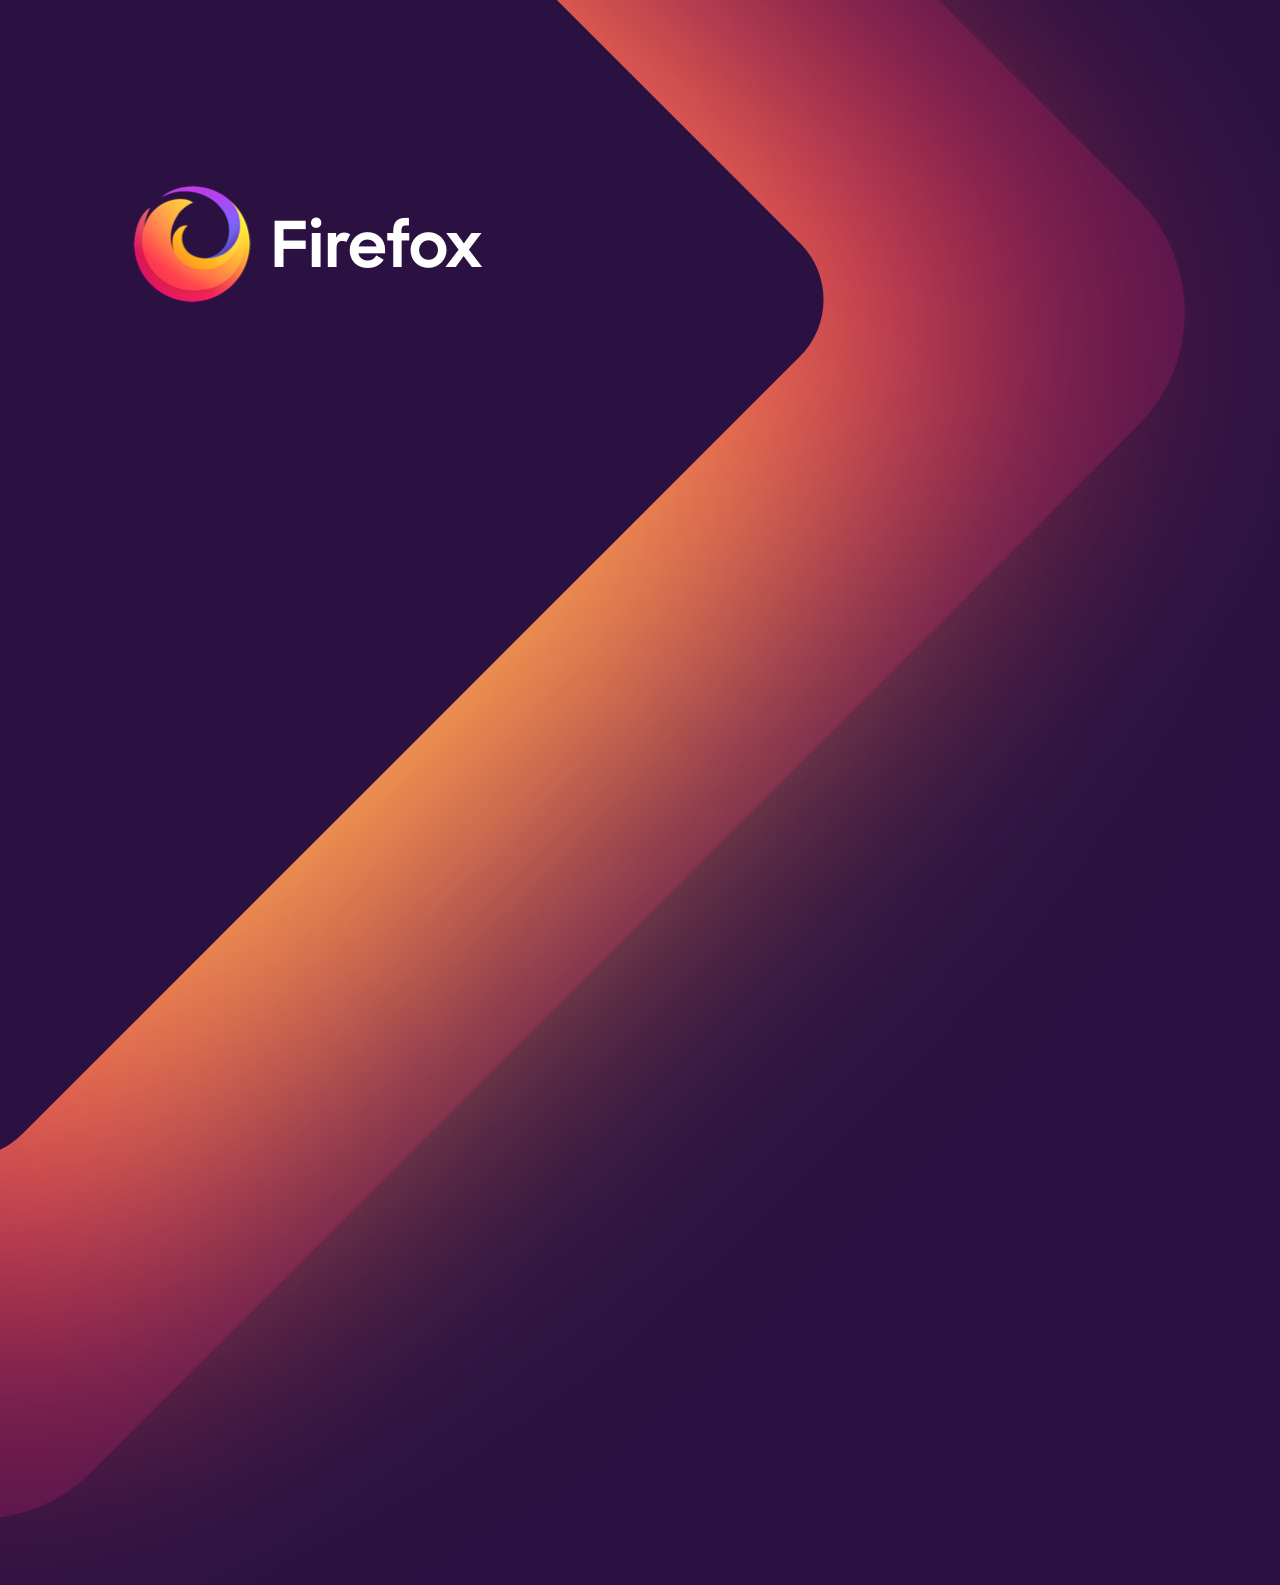
<file: docs/no-clock/index.html>
<!DOCTYPE html>
<html>
    <head>
        <meta charset="utf-8">
        <title>New Tab</title>
        <meta name="description" content="Firefox Brand style new tab with clock and date.">
        <meta name="viewport" content="width=device-width, initial-scale=1">
        <link rel="stylesheet" href="./index.css">
    </head>
    <body>
        <div class="box">
            <div class="box-top"></div>
            <div class="box-inner2">
                <div class="box-inner1"></div>
            </div>
        </div>
        <div class="text-container">
            <img src="../logo.png" alt="Firefox Logo" class="logo">
        </div>
    </body>
</html>
</file>
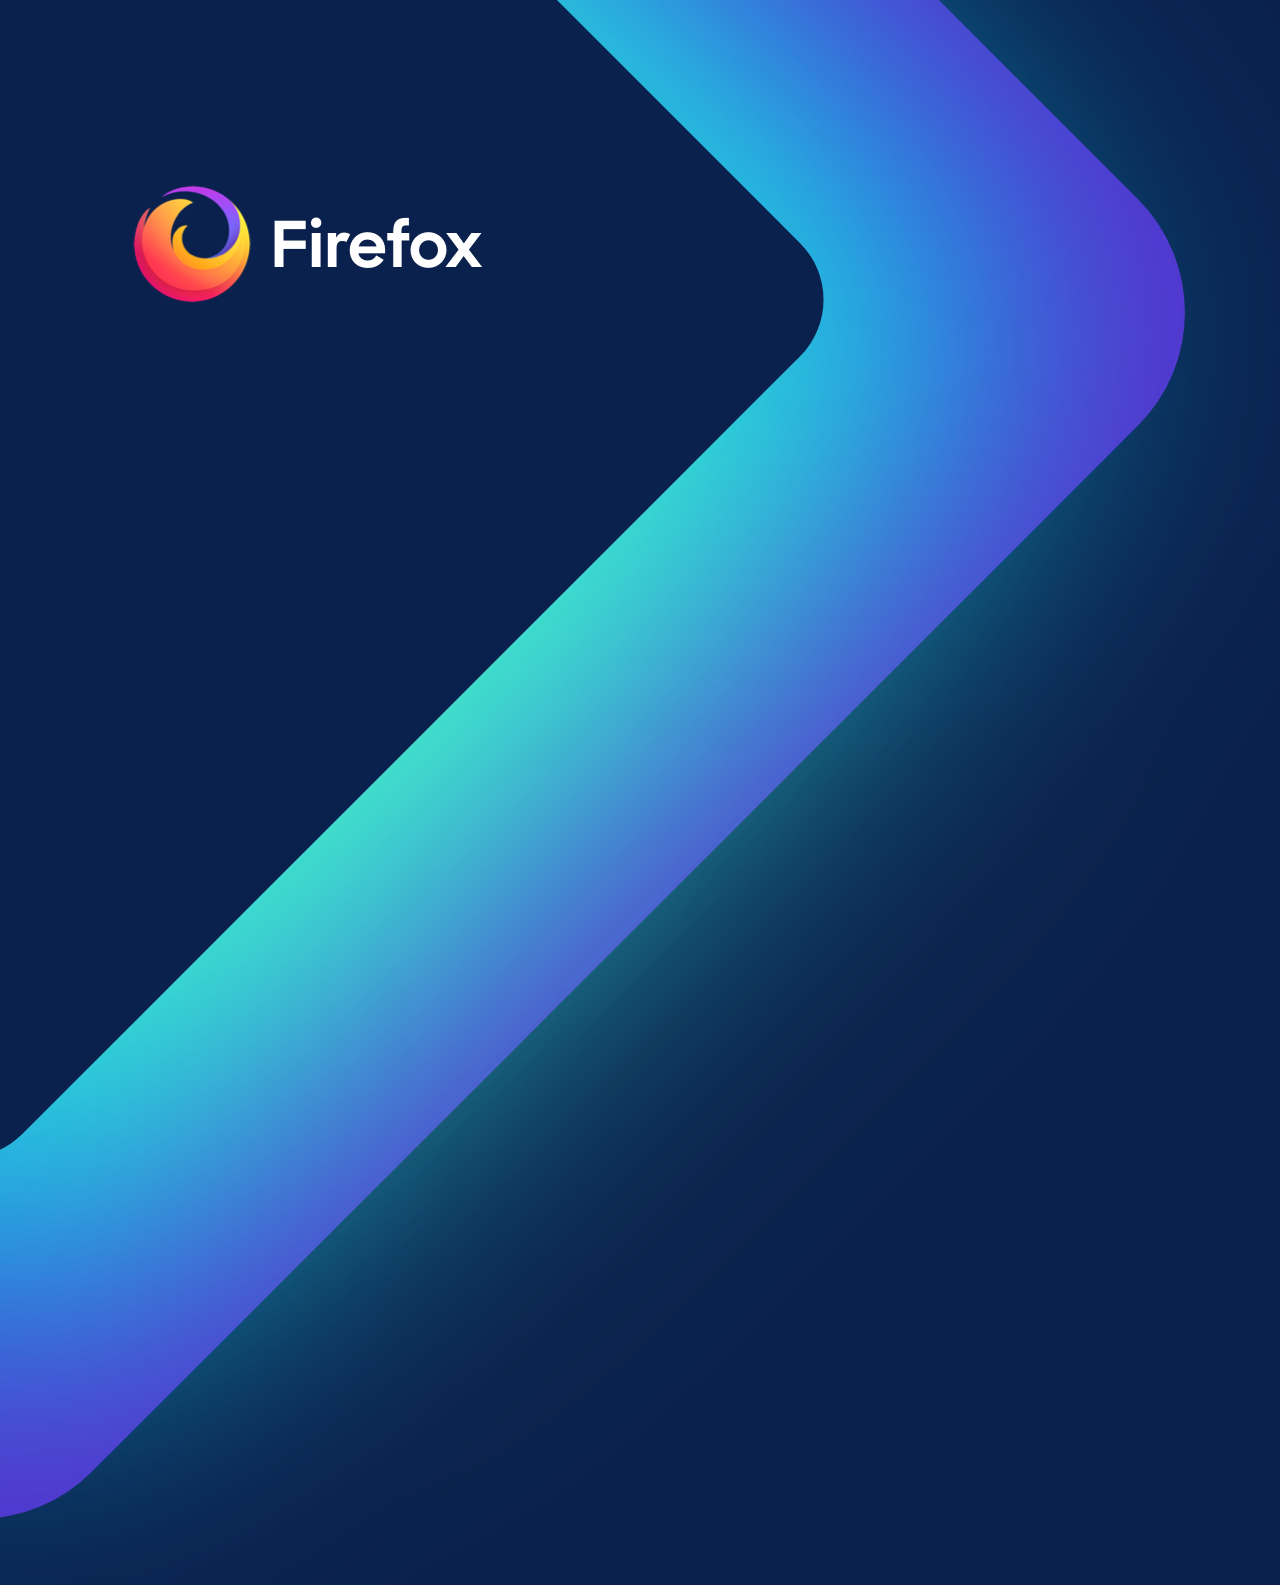
<file: docs/nightly/no-clock/index.html>
<!DOCTYPE html>
<html>
    <head>
        <meta charset="utf-8">
        <title>New Tab</title>
        <meta name="description" content="Firefox Brand style new tab with clock and date.">
        <meta name="viewport" content="width=device-width, initial-scale=1">
        <link rel="stylesheet" href="../../index.css">
        <link rel="stylesheet" href="../nightly-color.css">
    </head>
    <body>
        <div class="box">
            <div class="box-top"></div>
            <div class="box-inner2">
                <div class="box-inner1"></div>
            </div>
        </div>
        <div class="text-container">
            <img src="../../logo.png" alt="Firefox Logo" class="logo">
        </div>
    </body>
</html>
</file>
<file: docs/no-clock/index.css>
:root {
    --bg-color: #2B1141;
    --gradient1: #FFBD4F;
    --gradient2: #E02950;
    --gradient3: #50134C;
    --text-color: #ffffff;
}

body {
    background: var(--bg-color);
    overflow: hidden;
    margin: 0;
    padding: 0;
}

.box {
    z-index: -99999;
    background: var(--gradient3);
    /*background: radial-gradient(ellipse, var(--gradient1) 10%, var(--gradient2) 50%, var(--gradient3) 60%); */
    position: absolute;
    display: flex;
    justify-content: center;
    align-items: center;
    margin: 0%;
    width: 150%;
    height: 200%;
    right: 30%;
    bottom: -30%;
    border-radius: 10rem;
    transform: rotate(45deg);
}

.box-inner2 {
    display: flex;
    justify-content: center;
    align-items: center;
    height: 87%;
    width: 90%;
    border-radius: 10rem;
    background: var(--gradient2);
    filter: blur(150px);
}

.box-inner1 {
    height: 70%;
    width: 90%;
    border-radius: 10rem;
    background: var(--gradient1);
    filter: blur(150px);
}

.box-top {
    z-index: 1;
    position: absolute;
    background: var(--bg-color);
    height: 70%;
    width: 70%;
    border-radius: 5rem;
}

.text-container {
    position: absolute;
    top: 20%;
    left: 10%;
}
</file>
<file: docs/index.css>
@font-face {
    font-family: "Metropolis Black";
    src: url("https://cdn.jsdelivr.net/gh/njugunagathere/Metropolis@master/Metropolis-Black.otf");
}

:root {
    --bg-color: #2B1141;
    --gradient1: #FFBD4F;
    --gradient2: #E02950;
    --gradient3: #50134C;
    --text-color: #ffffff;
}

body {
    background: var(--bg-color);
    overflow: hidden;
    margin: 0;
    padding: 0;
}

.box {
    z-index: -99999;
    background: var(--gradient3);
    /*background: radial-gradient(ellipse, var(--gradient1) 10%, var(--gradient2) 50%, var(--gradient3) 60%); */
    position: absolute;
    display: flex;
    justify-content: center;
    align-items: center;
    margin: 0%;
    width: 150%;
    height: 200%;
    right: 30%;
    bottom: -30%;
    border-radius: 10rem;
    transform: rotate(45deg);
}

.box-inner2 {
    display: flex;
    justify-content: center;
    align-items: center;
    height: 87%;
    width: 90%;
    border-radius: 10rem;
    background: var(--gradient2);
    filter: blur(150px);
}

.box-inner1 {
    height: 70%;
    width: 90%;
    border-radius: 10rem;
    background: var(--gradient1);
    filter: blur(150px);
}

.box-top {
    z-index: 1;
    position: absolute;
    background: var(--bg-color);
    height: 70%;
    width: 70%;
    border-radius: 5rem;
}

.text-container {
    position: absolute;
    top: 20%;
    left: 10%;
}

p {
    color: var(--text-color);
    font-family: "Metropolis Black";
}

#clock {
    font-size: 4rem;
    line-height: 72px;
}

#date {
    margin-top: -40px;
    font-size: 2rem;
    line-height: 36px;
    max-width: 650px;
}
</file>
<file: docs/nightly/nightly-color.css>
:root {
    --bg-color: #0A214D;
    --gradient1: #53FEBE;
    --gradient2: #00B3F5;
    --gradient3: #582ACB;
    --text-color: #ffffff;
}
</file>
